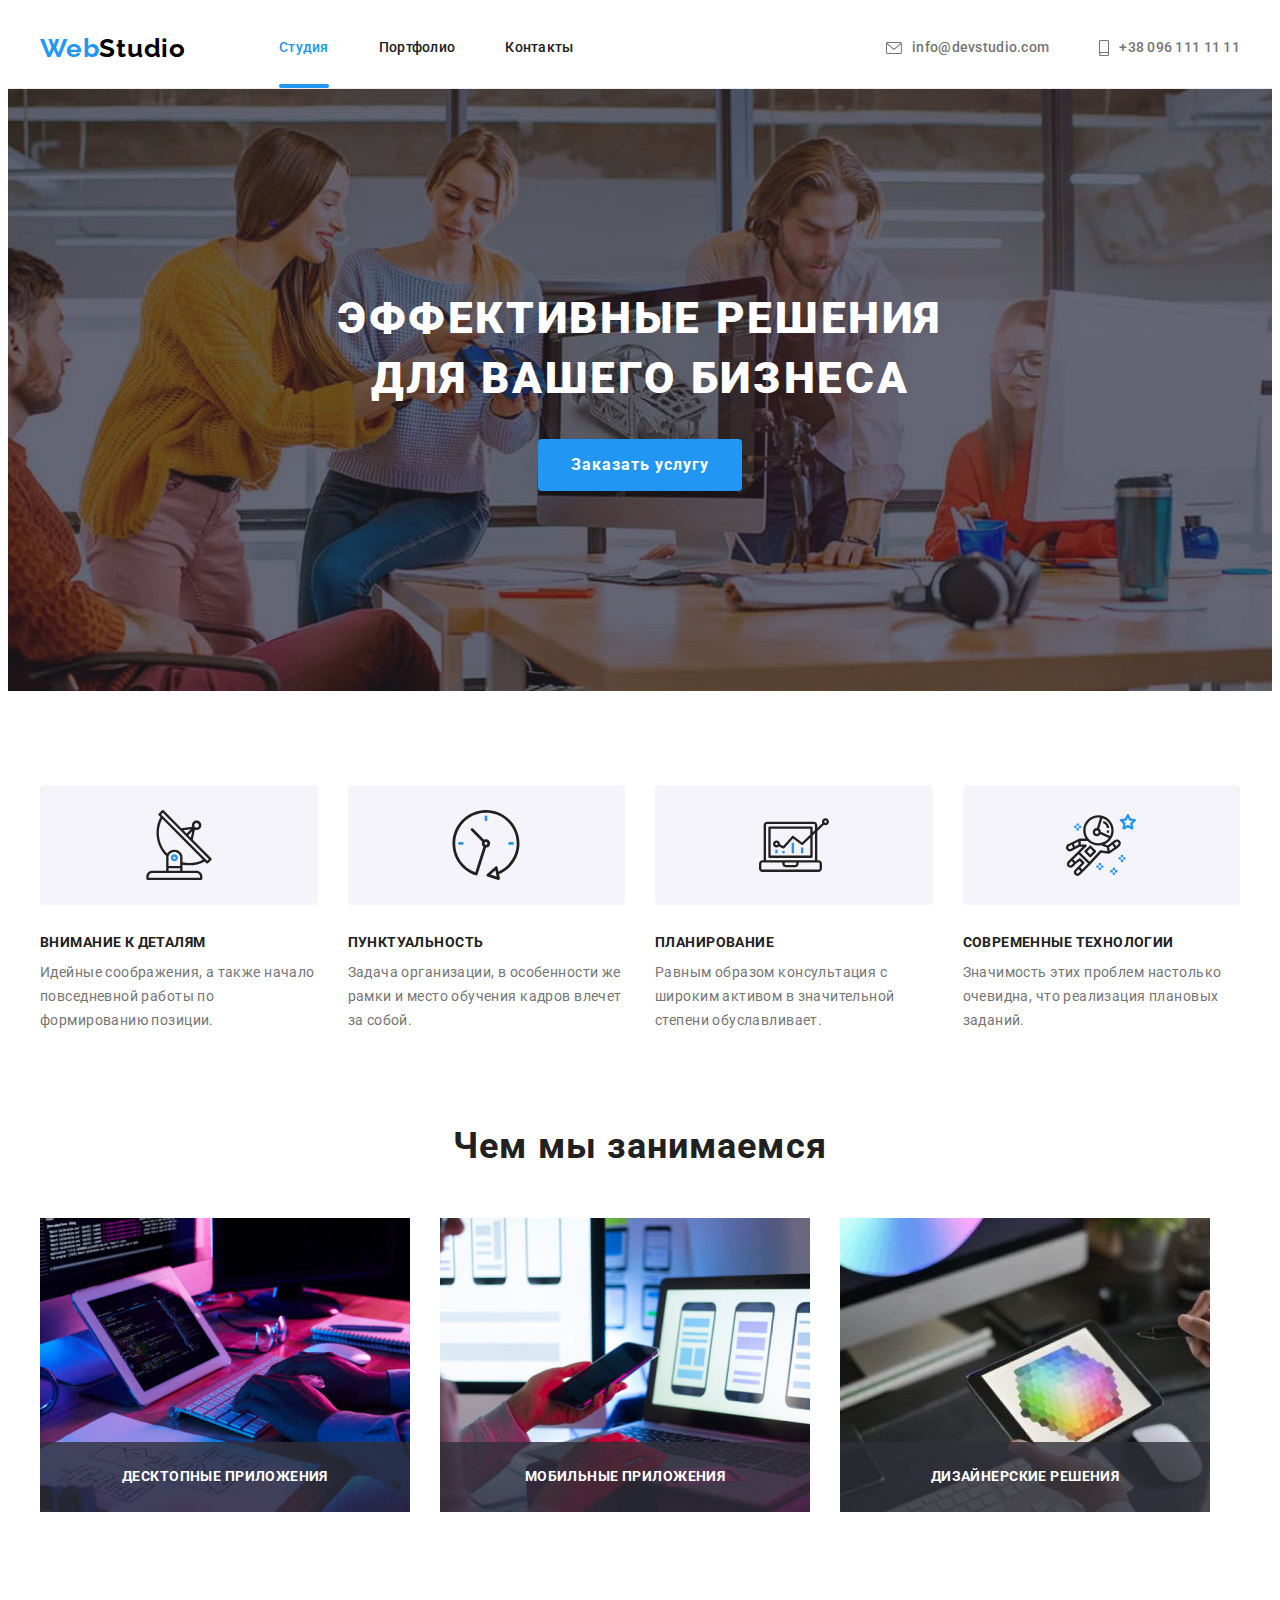
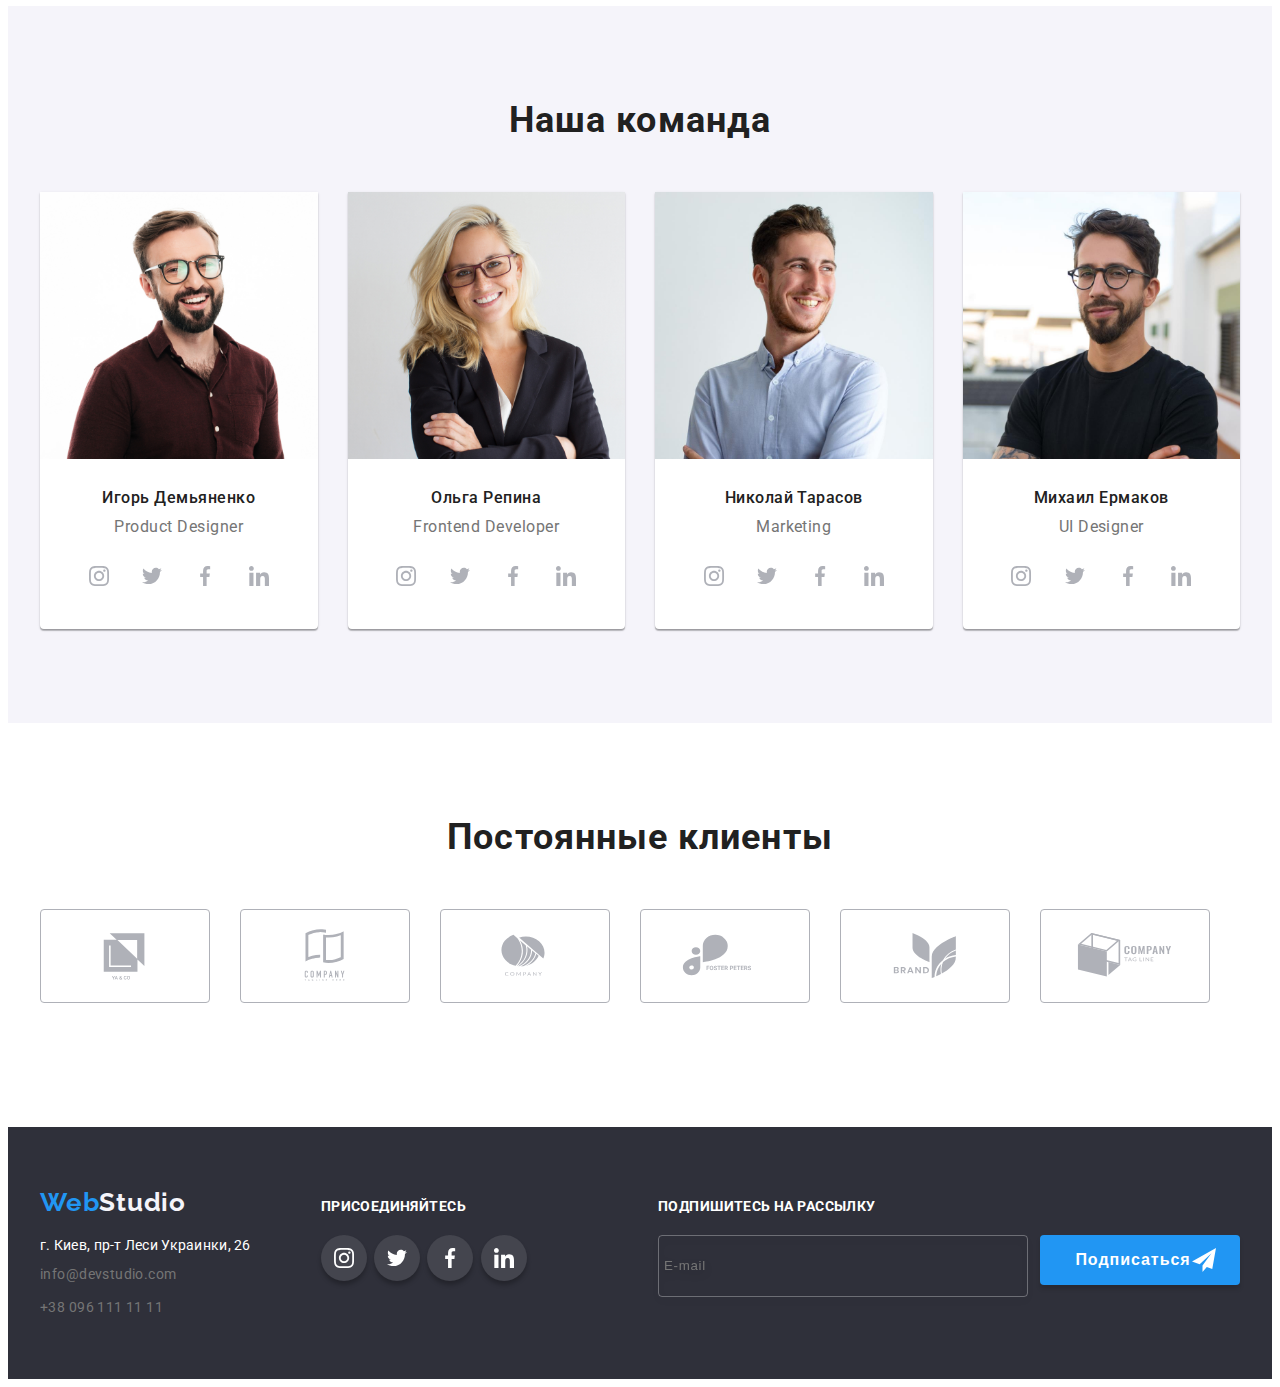
<file: index.html>
<!DOCTYPE html>
<html lang="ru">
<head>
    <meta charset="UTF-8">
    <meta http-equiv="X-UA-Compatible" content="IE=edge">
    <meta name="viewport" content="width=device-width, initial-scale=1.0">
    <title>WebStudio</title>
    <link rel="preconnect" href="https://fonts.googleapis.com">
    <link rel="preconnect" href="https://fonts.gstatic.com" crossorigin>
    <link href="https://fonts.googleapis.com/css2?family=Raleway:wght@700&family=Roboto:wght@400;500;700;900&display=swap"
        rel="stylesheet">
    <link rel="stylesheet" href="https://cdnjs.cloudflare.com/ajax/libs/modern-normalize/1.1.0/modern-normalize.min.css"
        integrity="sha512-wpPYUAdjBVSE4KJnH1VR1HeZfpl1ub8YT/NKx4PuQ5NmX2tKuGu6U/JRp5y+Y8XG2tV+wKQpNHVUX03MfMFn9Q=="
        crossorigin="anonymous" referrerpolicy="no-referrer" />
 
    <link rel="stylesheet" href="./css/main.min.css">
</head>
<body>
    <header  class="header">
    <div class="conteiner head">
        <nav class="main-nav">
            <a href="./index.html" class="logo"><span class="logo-studio-color">Web</span>Studio</a>
            <ul class="list navigation">
                <li><a href="./index.html" class="navigation__link current">Студия</a></li>
                <li><a href="./portfolio.html" class="navigation__link ">Портфолио</a></li>
                <li><a href="" class="navigation__link">Контакты</a></li>
            </ul>
        </nav>
        <ul class="list nav-contact">
            <li class="list"><a href="mailto:info@devstudio.com" class="nav-contact__link">
                <svg class="nav-contact__ico" width="16" height="12">
                <use href="./images/icon/symbol-defs.svg#icon-mail"></use>
                </svg>
            info@devstudio.com</a></li>
            <li class="list"><a href="tel:+380961111111" class="nav-contact__link">
                <svg class="nav-contact__ico"  width="10" height="16">
                    <use href="./images/icon/symbol-defs.svg#icon-phone"></use>
                </svg>
                +38 096 111 11 11</a></li>
        </ul>
        <button type="button" class="header-menu"> <svg width="40" height="40" class="header-menu__svg">
            <use href="./images/icon/symbol-defs.svg#icon-menu_40px"></use>
        </svg></button>
    </div>

<div class="mob-menu is-hidden">
    <button type="button" class="mob-menu__btn"> <svg width="40" height="40" class="mob-menu__svg">
        <use href="./images/icon/symbol-defs.svg#icon-close_40px"></use>
    </svg></button>
    <div class="conteiner">
      
      <div class="mob__top">
        <ul class="list mob-nav">
            <li><a href="./index.html" class="mob-nav__link mob-current">Студия</a></li>
            <li><a href="./portfolio.html" class="mob-nav__link ">Портфолио</a></li>
            <li><a href="" class="mob-nav__link">Контакты</a></li>
        </ul>
      </div>
        
           <div class="mob__bottom">
            <ul class="list mob-nav-contact">
                <li class="list"><a href="tel:+380961111111" class="mob-nav-contact__link mob-current">
                  
                    +38 096 111 11 11</a></li>
                <li class="list"><a href="mailto:info@devstudio.com" class="mob-nav-contact__link">
                    
                info@devstudio.com</a></li>
                
            </ul>
            <ul class="list mob-sm">
                <li><a href="" class="mob-sm-link">Instagram</a></li>
                <li><a href="" class="mob-sm-link">Twitter</a></li>
                <li><a href="" class="mob-sm-link">Facebook</a></li>
                <li><a href="" class="mob-sm-link">LinkedIn</a></li>
            </ul>
           </div>
        
    </div>
  </div>
    </header>
    <main>
        <section class="hero">
            <div class="conteiner">
                <h1 class="hero__text">Эффективные решения для вашего бизнеса</h1>
                <button type="button" class="hero__button" data-modal-open>Заказать услугу</button>
            </div>
        </section> 
        <section class="down-section">
           <div class="conteiner">
                <h2 class="visually-hidden">Мы такие</h2>
                <ul class="feature-list list">
                    <li class="feature-list__item">
                        <div class="feature-list__ico">
                            <svg width="70" height="70">
                                <use href="./images/icon/symbol-defs.svg#icon-antenna"></use>
                            </svg>
                        </div>
                        <h3 class="feature-list__title">ВНИМАНИЕ К ДЕТАЛЯМ</h3>
                        <p class="feature-list__paragraf">Идейные соображения, а также начало повседневной работы по формированию позиции.
                        </p>
                    </li>
                    <li class="feature-list__item">
                        <div class="feature-list__ico">
                            <svg width="70" height="70">
                                <use href="./images/icon/symbol-defs.svg#icon-clock"></use>
                            </svg>
                        </div>
                        <h3 class="feature-list__title">ПУНКТУАЛЬНОСТЬ</h3>
                        <p class="feature-list__paragraf">Задача организации, в особенности же рамки и место обучения кадров влечет за
                            собой.</p>
                    </li>
                    <li class="feature-list__item">
                        <div class="feature-list__ico">
                            <svg width="70" height="70">
                                <use href="./images/icon/symbol-defs.svg#icon-diagram"></use>
                            </svg>
                        </div>
                        <h3 class="feature-list__title">ПЛАНИРОВАНИЕ</h3>
                        <p class="feature-list__paragraf">Равным образом консультация с широким активом в значительной степени
                            обуславливает.</p>
                    </li>
                    <li class="feature-list__item">
                        <div class="feature-list__ico">
                            <svg width="70" height="70">
                                <use href="./images/icon/symbol-defs.svg#icon-astronaut"></use>
                            </svg>
                        </div>
                        <h3 class="feature-list__title">СОВРЕМЕННЫЕ ТЕХНОЛОГИИ</h3>
                        <p class="feature-list__paragraf">Значимость этих проблем настолько очевидна, что реализация плановых заданий.</p>
                    </li>
                </ul>
           </div>
        </section>
        <section class="section-project">
            <div class="conteiner">
                <h2 class="headline">Чем мы занимаемся</h2>
                <ul class="section-project-photo">
                    <li class="list">
                        <img srcset="./images/img1.jpg 1x , ./images/img1-2x.jpg 2x" src="./images/img1.jpg" alt="Проектирование" width="370">
                        <p class="project-text">Десктопные приложения</p>
                    </li>
                    <li class="list">
                        <img srcset="./images/img2.jpg 1x , ./images/img2-2x.jpg 2x" src="./images/img2.jpg" alt="Мобильная разработка" width="370">
                        <p class="project-text">Мобильные приложения</p>
                    </li>
                    <li class="list">
                        <img srcset="./images/img3.jpg 1x , ./images/img3-2x.jpg 2x" src="./images/img3.jpg" alt="Дизайн" width="370">
                        <p class="project-text">Дизайнерские решения</p>
                    </li>
                </ul>
            </div>
        </section>
       
       <section class="teem-part">
            <div class="conteiner">
                <h2 class="headline">Наша команда</h2>
                <ul class="teem">
                    <li class="list teem__item">
                        <img srcset="./images/ihor.jpg 1x, ./images/ihor2x.jpg 2x" src="./images/ihor.jpg" alt="Фото Игоря">
                                        
                     
                       <div class="teem-part-text">
                            <h3 class="teem-name">Игорь Демьяненко</h3>
                            <p class="teem-profession">Product Designer</p>
                            <ul>
                                <li class="list"><a href="" class="ico-sm"><svg width="20" height="20">
                                    <use href="./images/icon/symbol-defs.svg#icon-instagram"></use>
                                </svg></a></li>
                                <li class="list"><a href="" class="ico-sm"><svg width="20" height="20">
                                    <use href="./images/icon/symbol-defs.svg#icon-twitter"></use>
                                </svg></a></li>
                                <li class="list"><a href="" class="ico-sm"><svg width="20" height="20">
                                    <use href="./images/icon/symbol-defs.svg#icon-facebook"></use>
                                </svg></a></li>
                                <li class="list"><a href="" class="ico-sm"><svg width="20" height="20">
                                    <use href="./images/icon/symbol-defs.svg#icon-linkedi"></use>
                                </svg></a></li>
                            </ul>
                       </div>
                    </li>
                    <li class="list teem__item"> <img srcset="./images/olha.jpg 1x, ./images/olha2x.jpg 2x" src="./images/olha.jpg" alt="Фото Ольги">
                       <div class="teem-part-text">
                            <h3 class="teem-name">Ольга Репина</h3>
                            <p class="teem-profession">Frontend Developer</p>
                            <ul>
                                <li class="list"><a href="" class="ico-sm"><svg width="20" height="20">
                                            <use href="./images/icon/symbol-defs.svg#icon-instagram"></use>
                                        </svg></a></li>
                                <li class="list"><a href="" class="ico-sm"><svg width="20" height="20">
                                            <use href="./images/icon/symbol-defs.svg#icon-twitter"></use>
                                        </svg></a></li>
                                <li class="list"><a href="" class="ico-sm"><svg width="20" height="20">
                                            <use href="./images/icon/symbol-defs.svg#icon-facebook"></use>
                                        </svg></a></li>
                                <li class="list"><a href="" class="ico-sm"><svg width="20" height="20">
                                            <use href="./images/icon/symbol-defs.svg#icon-linkedi"></use>
                                        </svg></a></li>
                            </ul>
                       </div>
                    </li>
                    <li class="list teem__item"> <img srcset="./images/nik.jpg 1x, ./images/nik2x.jpg 2x" src="./images/nik.jpg" alt="Фото Николая">
                        <div class="teem-part-text">
                            <h3 class="teem-name">Николай Тарасов</h3>
                            <p class="teem-profession">Marketing</p>
                            <ul>
                                <li class="list"><a href="" class="ico-sm"><svg width="20" height="20">
                                            <use href="./images/icon/symbol-defs.svg#icon-instagram"></use>
                                        </svg></a></li>
                                <li class="list"><a href="" class="ico-sm"><svg width="20" height="20">
                                            <use href="./images/icon/symbol-defs.svg#icon-twitter"></use>
                                        </svg></a></li>
                                <li class="list"><a href="" class="ico-sm"><svg width="20" height="20">
                                            <use href="./images/icon/symbol-defs.svg#icon-facebook"></use>
                                        </svg></a></li>
                                <li class="list"><a href="" class="ico-sm"><svg width="20" height="20">
                                            <use href="./images/icon/symbol-defs.svg#icon-linkedi"></use>
                                        </svg></a></li>
                            </ul>
                        </div>
                    </li>
                    <li class="list teem__item"> <img srcset="./images/mick.jpg 1x, ./images/mikh2x.jpg 2x" src="./images/mick.jpg" alt="Фото Михаила">
                       <div class="teem-part-text">
                            <h3 class="teem-name">Михаил Ермаков</h3>
                            <p class="teem-profession">UI Designer</p>
                            <ul>
                                <li class="list"><a href="" class="ico-sm"><svg width="20" height="20">
                                            <use href="./images/icon/symbol-defs.svg#icon-instagram"></use>
                                        </svg></a></li>
                                <li class="list"><a href="" class="ico-sm"><svg width="20" height="20">
                                            <use href="./images/icon/symbol-defs.svg#icon-twitter"></use>
                                        </svg></a></li>
                                <li class="list"><a href="" class="ico-sm"><svg width="20" height="20">
                                            <use href="./images/icon/symbol-defs.svg#icon-facebook"></use>
                                        </svg></a></li>
                                <li class="list"><a href="" class="ico-sm"><svg width="20" height="20">
                                            <use href="./images/icon/symbol-defs.svg#icon-linkedi"></use>
                                        </svg></a></li>
                            </ul>
                       </div>
                    </li>
                </ul>
            </div>
        </section>
         <section class="regular-client">
            <div class="conteiner">
                <h2 class="headline">Постоянные клиенты</h2>
                <ul>
                    <li class="list regular-client__item">
                    <a href="" class="regular-client__link">
                        <svg width="106" height="60" class="regular-client__ico">
                            <use href="./images/icon/symbol-defs.svg#icon-Logo0"></use>
                        </svg>
                    </a>
                    </li>
                    <li class="list regular-client__item">
                     <a href="" class="regular-client__link">
                        <svg width="106" height="60" class="regular-client__ico">
                            <use href="./images/icon/symbol-defs.svg#icon-Logo-1"></use>
                        </svg>
                     </a>
                    </li>
                    <li class="list regular-client__item">
                        <a href="" class="regular-client__link">
                            <svg width="106" height="60" class="regular-client__ico">
                                <use href="./images/icon/symbol-defs.svg#icon-Logo-2"></use>
                            </svg>
                        </a>
                    </li>
                    <li class="list regular-client__item">
                        <a href="" class="regular-client__link">
                            <svg width="106" height="60" class="regular-client__ico">
                                <use href="./images/icon/symbol-defs.svg#icon-Logo-3"></use>
                            </svg>
                        </a>
                    </li>
                    <li class="list regular-client__item">
                        <a href="" class="regular-client__link">
                        <svg width="106" height="60" class="regular-client__ico">
                            <use href="./images/icon/symbol-defs.svg#icon-Logo-4"></use>
                        </svg>
                    </a>
                    </li>
                    <li class="list regular-client__item">
                        <a href="" class="regular-client__link">
                            <svg width="106" height="60" class="regular-client__ico">
                                <use href="./images/icon/symbol-defs.svg#icon-Logo-5"></use>
                            </svg>
                        </a>
                    </li>
                </ul>
            </div>
        </section>
    </main>
    <footer class="footer">
      <div class="conteiner">
       <div class="footer-top">
          <div class="footer-nav">
            <a href="./index.html" class="logo-footer"><span class="logo-studio-color">Web</span>Studio</a>
            <address class="adress-footer">
                <ul>
                    <li class="list">
                        <p>г. Киев, пр-т Леси Украинки, 26</p>
                    </li>
                    <li class="list"><a href="mailto:info@devstudio.com" class="footer-navigation">info@devstudio.com</a></li>
                    <li class="list"><a href="tel:+380961111111" class="footer-navigation">+38 096 111 11 11</a></li>
                </ul>
            </address>
          </div>
      
        
             <div class="footer-link">
              <p class="footer-link-text">присоединяйтесь</p>
                 <ul>
                 <li class="list"><a href="" class="ico-sm-footer"><svg width="20" height="20">
                    <use href="./images/icon/symbol-defs.svg#icon-instagram"></use>
                </svg></a></li>
                <li class="list"><a href="" class="ico-sm-footer"><svg width="20" height="20">
                    <use href="./images/icon/symbol-defs.svg#icon-twitter"></use>
                </svg></a></li>
                <li class="list" ><a href="" class="ico-sm-footer"><svg width="20" height="20">
                    <use href="./images/icon/symbol-defs.svg#icon-facebook"></use>
                </svg></a></li>
                <li class="list" ><a href="" class="ico-sm-footer"><svg width="20" height="20">
                    <use href="./images/icon/symbol-defs.svg#icon-linkedi"></use>
                </svg></a></li>
            </ul>
             </div> 
        </div>
        <div class="subscribe">
            <p class="footer-link-text">Подпишитесь на рассылку</p>
            
            <form class="footer-button-wrap">
                <input type="email" name="footer-input" id="footer-input" placeholder="E-mail" class="footer-input">
                <button type="submit" class="footer-button">Подписаться
                <svg width="24" height="24" class="footer-input-svg">
                    <use href="./images/icon/symbol-defs.svg#iconsend"></use>
                </svg>
               </button>
            </form>
        </div>
      </div>
    </footer>

    <div class="backdrop is-hidden" data-modal>
        <div class="modal">
         <button type="button" class="close-modal"><svg width="18" height="18" data-modal-close>
            <use href="./images/icon/symbol-defs.svg#icon-close"></use>
        </svg></button> 
        <p class="modal-title">Оставьте свои данные, мы вам перезвоним</p>
       <form>          
            <label class="modal-description" for="user-name">Имя</label>                    
                <div class="modal-input-wrap" >
                    <input type="text" name="user-name" class="modal-input" id="user-name" />
                    <svg width="18" height="18" class="modal-svg">
                        <use href="./images/icon/symbol-defs.svg#icon-person-modal"></use>
                    </svg>
                </div>
         
                   <label class="modal-description" for="user-tell">Телефон</label>
                    <div class="modal-input-wrap">
                        <input type="tel" name="user-tell" class="modal-input" id="user-tell"/>
                        <svg width="18" height="18" class="modal-svg">
                            <use href="./images/icon/symbol-defs.svg#icon-phone-modal"></use>
                        </svg>
                    </div>
           
                    <label class="modal-description" for="user-email">Почта</label>                    
                    <div class="modal-input-wrap">
                        <input type="email" name="user-email" id="user-email" class="modal-input" />
                        <svg width="18" height="18" class="modal-svg">
                            <use href="./images/icon/symbol-defs.svg#icon-email-modal"></use>
                        </svg>
                    </div>
                     
                    <div class="modal-label-last">
                        <label class="modal-description">
                            Комментарий
                            <textarea class="modal-input" placeholder="Введите текст"></textarea>
                        </label>
                    </div>              
             
                <div class="modal-area-chb">
                    <input type="checkbox" name="politick" id="modal-chb-text" class="input-check visually-hidden">
                    <label class="check-text" for="modal-chb-text">Соглашаюсь с рассылкой и принимаю <a href=""
                            class="modal-link-to"> Условия договора</a></label>
                </div>
            
            <button type="submit" class="modal-button">Отправить</button>
            
       </form>
        </div>
    </div>
    <script src="./js/menu.js"></script>
    <script src="./js/modal.js"></script>
</body>
</html>
</file>
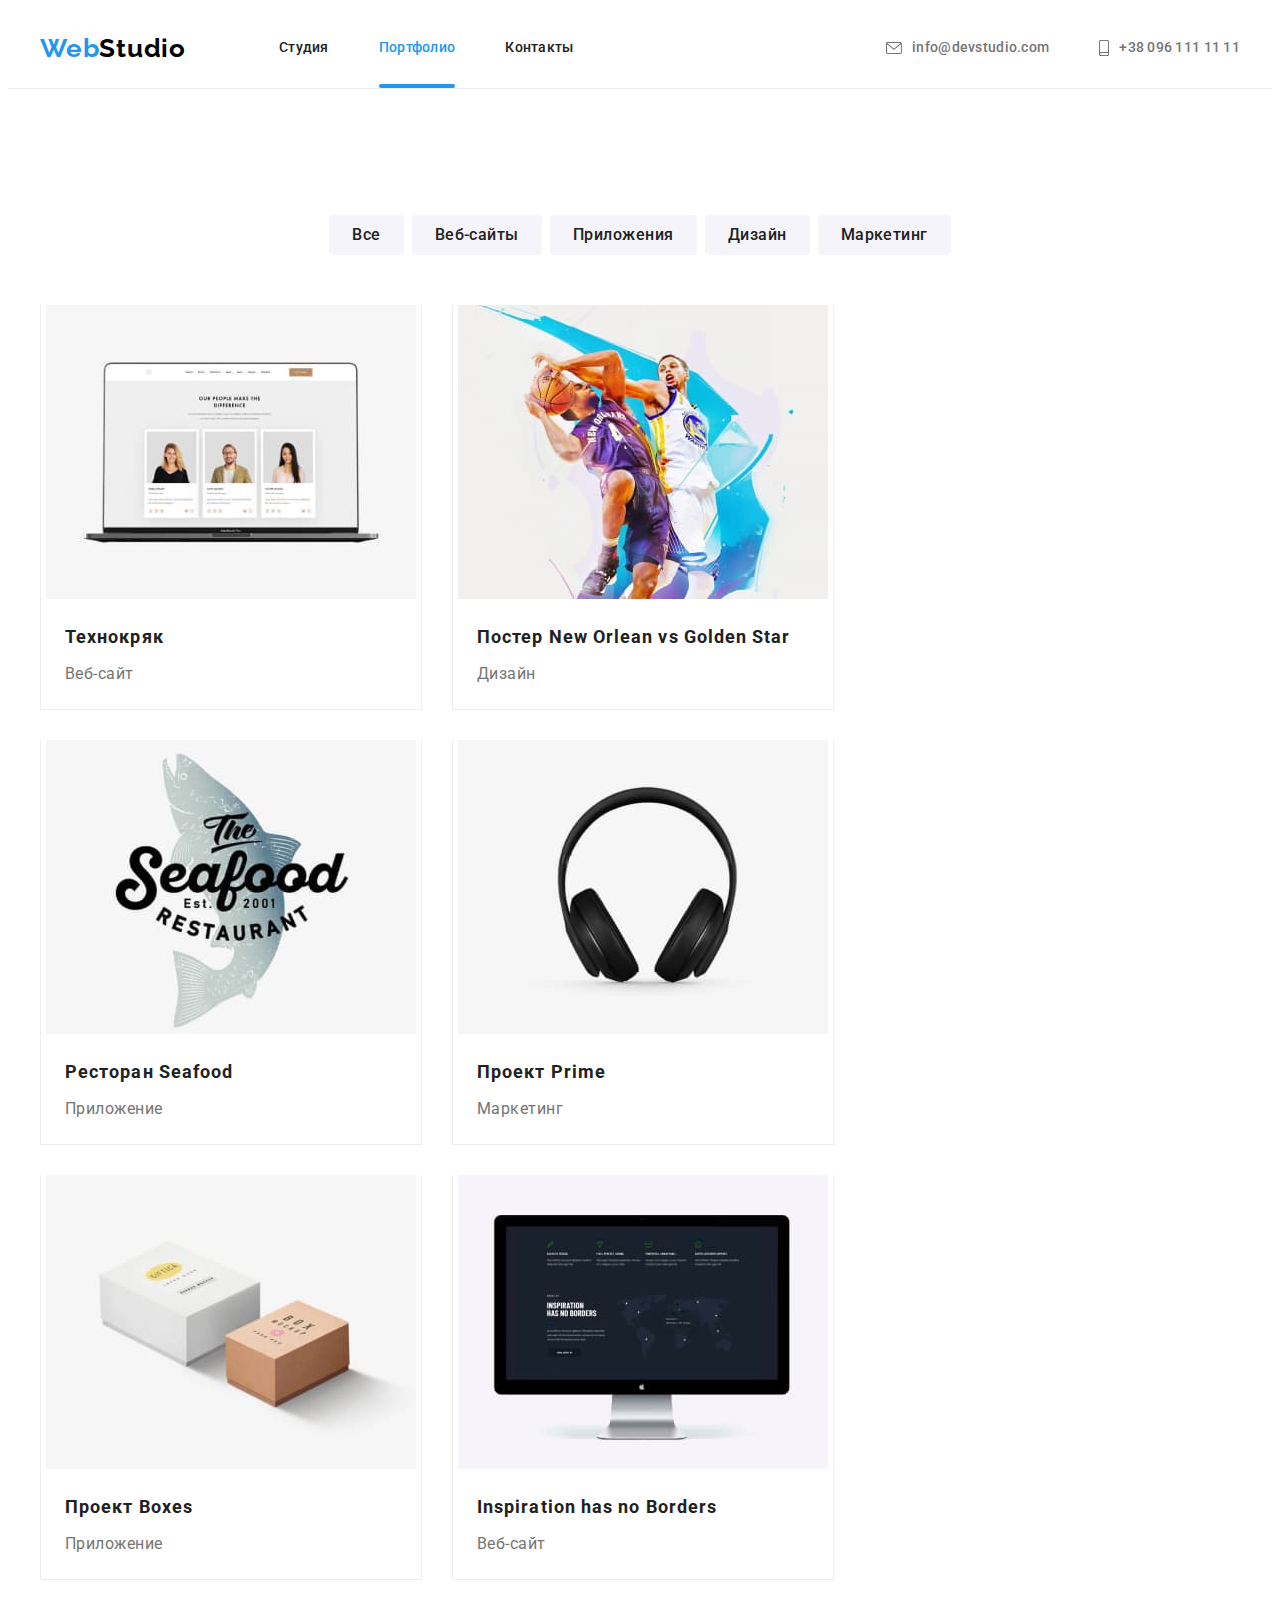
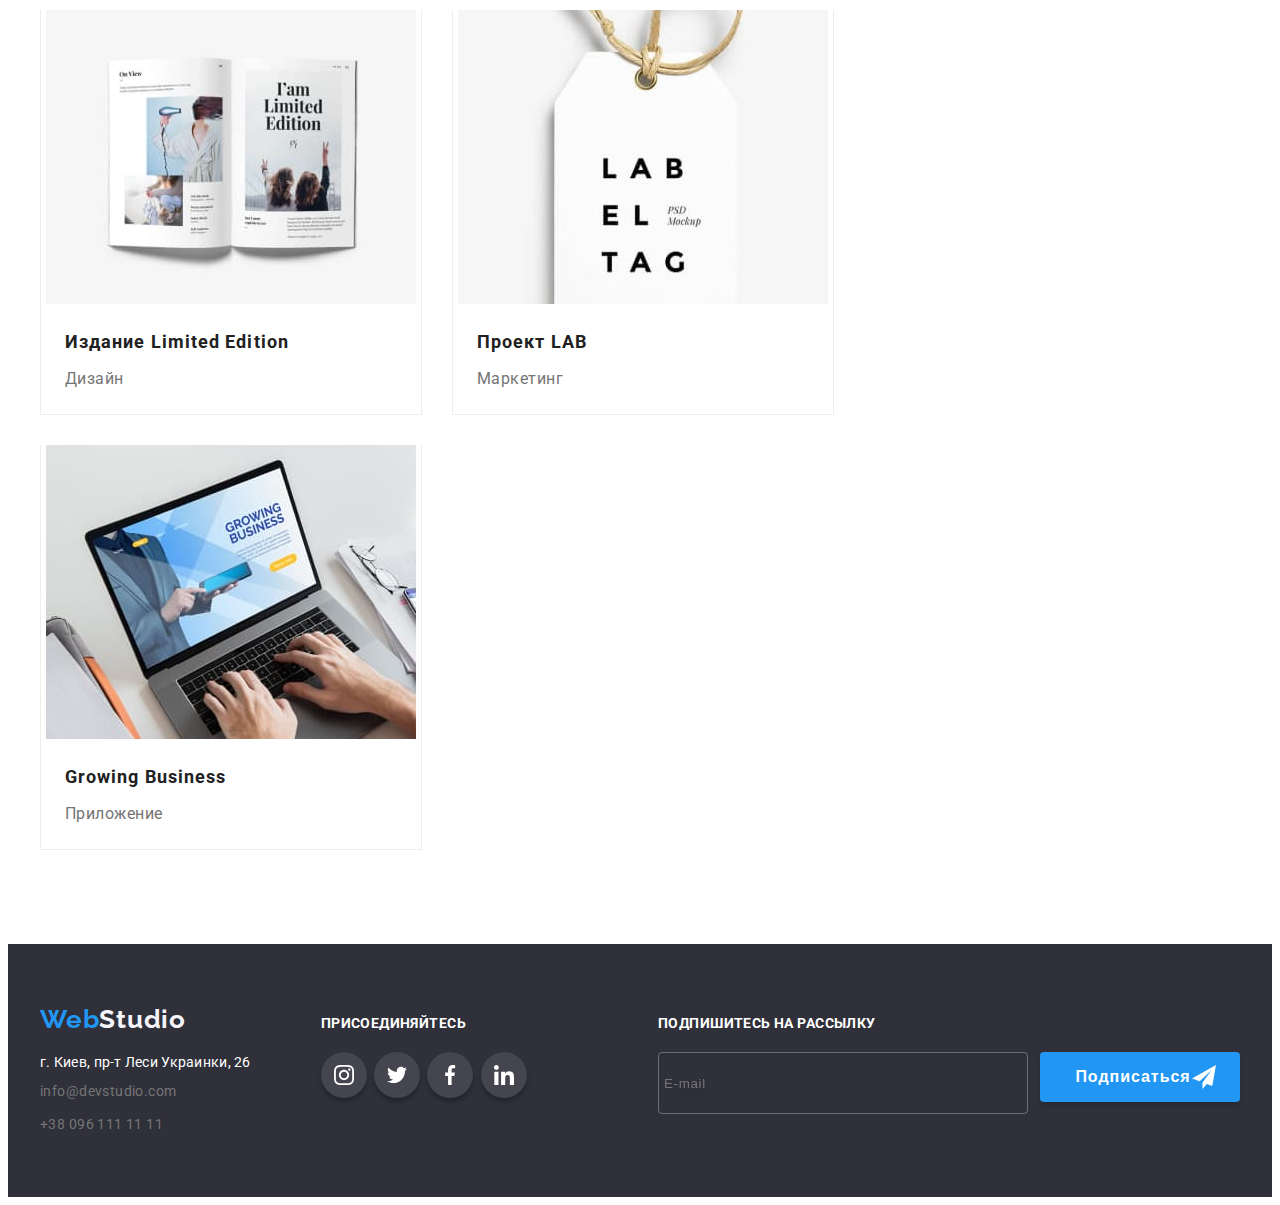
<file: portfolio.html>
<!DOCTYPE html>
<html lang="ru">
<head>
    <meta charset="UTF-8">
    <meta http-equiv="X-UA-Compatible" content="IE=edge">
    <meta name="viewport" content="width=device-width, initial-scale=1.0">
    <title>WebStudio</title>
    <link rel="preconnect" href="https://fonts.googleapis.com">
    <link rel="preconnect" href="https://fonts.gstatic.com" crossorigin>
    <link href="https://fonts.googleapis.com/css2?family=Raleway:wght@700&family=Roboto:wght@400;500;700;900&display=swap"
        rel="stylesheet">
        <link rel="stylesheet" href="https://cdnjs.cloudflare.com/ajax/libs/modern-normalize/1.1.0/modern-normalize.min.css"
            integrity="sha512-wpPYUAdjBVSE4KJnH1VR1HeZfpl1ub8YT/NKx4PuQ5NmX2tKuGu6U/JRp5y+Y8XG2tV+wKQpNHVUX03MfMFn9Q=="
            crossorigin="anonymous" referrerpolicy="no-referrer" />

    <link rel="stylesheet" href="./css/main.min.css">
</head>
<body>
    <header  class="header">
        <div class="conteiner head">
            <nav class="main-nav">
                <a href="./index.html" class="logo"><span class="logo-studio-color">Web</span>Studio</a>
                <ul class="list navigation">
                    <li><a href="./index.html" class="navigation__link ">Студия</a></li>
                    <li><a href="./portfolio.html" class="navigation__link current">Портфолио</a></li>
                    <li><a href="" class="navigation__link">Контакты</a></li>
                </ul>
            </nav>
            <ul class="list nav-contact">
                <li class="list"><a href="mailto:info@devstudio.com" class="nav-contact__link">
                    <svg class="nav-contact__ico" width="16" height="12">
                    <use href="./images/icon/symbol-defs.svg#icon-mail"></use>
                    </svg>
                info@devstudio.com</a></li>
                <li class="list"><a href="tel:+380961111111" class="nav-contact__link">
                    <svg class="nav-contact__ico"  width="10" height="16">
                        <use href="./images/icon/symbol-defs.svg#icon-phone"></use>
                    </svg>
                    +38 096 111 11 11</a></li>
            </ul>
            <button type="button" class="header-menu"> <svg width="40" height="40" class="header-menu__svg">
                <use href="./images/icon/symbol-defs.svg#icon-menu_40px"></use>
            </svg></button>
        </div>
    
    <div class="mob-menu is-hidden">
        <button type="button" class="mob-menu__btn"> <svg width="40" height="40" class="mob-menu__svg">
            <use href="./images/icon/symbol-defs.svg#icon-close_40px"></use>
        </svg></button>
        <div class="conteiner">
           
            <ul class="list mob-nav">
                <li><a href="./index.html" class="mob-nav__link">Студия</a></li>
                <li><a href="./portfolio.html" class="mob-nav__link mob-current">Портфолио</a></li>
                <li><a href="" class="mob-nav__link">Контакты</a></li>
            </ul>
            <div>
                <ul class="list mob-nav-contact">
                    <li class="list"><a href="tel:+380961111111" class="mob-nav-contact__link mob-current">
                      
                        +38 096 111 11 11</a></li>
                    <li class="list"><a href="mailto:info@devstudio.com" class="mob-nav-contact__link">
                        
                    info@devstudio.com</a></li>
                    
                </ul>
                <ul class="list mob-sm">
                    <li><a href="" class="mob-sm-link">Instagram</a></li>
                    <li><a href="" class="mob-sm-link">Twitter</a></li>
                    <li><a href="" class="mob-sm-link">Facebook</a></li>
                    <li><a href="" class="mob-sm-link">LinkedIn</a></li>
                </ul>
            </div>
        </div>
      </div>
        </header>
    <main>
        <section class="portfolio-section">
           <div class="conteiner">
                <h1 class="hiden-text">Портфолио</h1>
               
                    <ul class="portfolio-button">
                    <li class="list"><button type="button" class="button-portfolio">Все</button></li>
                    <li class="list"><button type="button" class="button-portfolio">Веб-сайты</button></li>
                    <li class="list"><button type="button" class="button-portfolio">Приложения</button></li>
                    <li class="list"><button type="button" class="button-portfolio">Дизайн</button></li>
                    <li class="list"><button type="button" class="button-portfolio">Маркетинг</button></li>
                </ul>
               
                <ul class="portfolio-item">
                    <li class="list portfolio-item-li">
                        <a href="https://www.instagram.com/" class="text-decoratio-none">
                            <div class="wrap-text-portfolio">
                                <picture>
                                    <source
                                      srcset="./images/portfolio/portfolio-desktop-1x.jpg 1x, ./images/portfolio/portfolio-desktop-2x.jpg 2x"
                                      media="(min-width:1200px)"
                                    />
                                    <source
                                      srcset="./images/portfolio/portfolio-tablet-1x.jpg 1x, ./images/portfolio/portfolio-tablet-2x.jpg 2x "
                                      media="(min-width:768px)"
                                    />
                                    <source
                                      srcset="./images/portfolio/portfolio-mob-1x.jpg 1x, ./images/portfolio/portfolio-mob-2x.jpg 2x"
                                      media="(min-width:320px)"
                                    />
                                    <img
                                      src="./images/portfolio/img.jpg"
                                      alt=""
                                    />
                                  </picture>
                             
                                <p class="text-top">Ресурс предлагает комплексные предложения с разным уровнем функционала и сервисов. Все это
                                    позволит посетителю получить
                                    исчерпывающие сведения о компании или частном лице.</p>
                            </div>
                            <div class="portfolio-item-text">
                                <h2 class="carts-title">Технокряк</h2>
                                <p class="carts-description">Веб-сайт</p>
                            </div>
                        </a>
                    </li>
                    <li class="list portfolio-item-li">
                        <a href="" class="text-decoratio-none">
                                <div class="wrap-text-portfolio">
                                    <picture>
                                        <source
                                          srcset="./images/portfolio/portfolio-desktop-1x-1.jpg 1x, ./images/portfolio/portfolio-desktop-2x-1.jpg 2x"
                                          media="(min-width:1200px)"
                                        />
                                        <source
                                          srcset="./images/portfolio/portfolio-tablet-1x-1.jpg 1x, ./images/portfolio/portfolio-tablet-2x-1.jpg 2x "
                                          media="(min-width:768px)"
                                        />
                                        <source
                                          srcset="./images/portfolio/portfolio-mob-1x-1.jpg 1x, ./images/portfolio/portfolio-mob-2x-1.jpg 2x"
                                          media="(min-width:320px)"
                                        />
                                        <img
                                          src="./images/portfolio/img-1.jpg"
                                          alt=""
                                        />
                                      </picture>
                                    <p class="text-top">Ресурс предлагает комплексные предложения с разным уровнем функционала и сервисов. Все это
                                        позволит посетителю получить
                                        исчерпывающие сведения о компании или частном лице.</p>
                                </div>
                            
                            <div class="portfolio-item-text">
                                <h2 class="carts-title">Постер New Orlean vs Golden Star</h2>
                                <p class="carts-description">Дизайн</p>
                            </div>
                        </a>
                    </li>
                    <li class="list portfolio-item-li">
                        <a href="" class="text-decoratio-none">
                            <div class="wrap-text-portfolio">
                                <picture>
                                    <source
                                      srcset="./images/portfolio/portfolio-desktop-1x-2.jpg 1x, ./images/portfolio/portfolio-desktop-2x-2.jpg 2x"
                                      media="(min-width:1200px)"
                                    />
                                    <source
                                      srcset="./images/portfolio/portfolio-tablet-1x-2.jpg 1x, ./images/portfolio/portfolio-tablet-2x-2.jpg 2x "
                                      media="(min-width:768px)"
                                    />
                                    <source
                                      srcset="./images/portfolio/portfolio-mob-1x-2.jpg 1x, ./images/portfolio/portfolio-mob-2x-2.jpg 2x"
                                      media="(min-width:320px)"
                                    />
                                    <img
                                      src="./images/portfolio/img-2.jpg"
                                      alt=""
                                    />
                                  </picture>
                                <p class="text-top">Ресурс предлагает комплексные предложения с разным уровнем функционала и сервисов. Все это
                                    позволит посетителю получить
                                    исчерпывающие сведения о компании или частном лице.</p>
                            </div>
                            
                            <div class="portfolio-item-text">
                                <h2 class="carts-title">Ресторан Seafood</h2>
                                <p class="carts-description">Приложение</p>
                            </div>
                        </a>
                    </li>
                    <li class="list portfolio-item-li">
                        <a href="" class="text-decoratio-none">
                            <div class="wrap-text-portfolio">
                                <picture>
                                    <source
                                      srcset="./images/portfolio/portfolio-desktop-1x-3.jpg 1x, ./images/portfolio/portfolio-desktop-2x-3.jpg 2x"
                                      media="(min-width:1200px)"
                                    />
                                    <source
                                      srcset="./images/portfolio/portfolio-tablet-1x-3.jpg 1x, ./images/portfolio/portfolio-tablet-2x-3.jpg 2x "
                                      media="(min-width:768px)"
                                    />
                                    <source
                                      srcset="./images/portfolio/portfolio-mob-1x-3.jpg 1x, ./images/portfolio/portfolio-mob-2x-3.jpg 2x"
                                      media="(min-width:320px)"
                                    />
                                    <img
                                      src="./images/portfolio/img-3.jpg"
                                      alt=""
                                    />
                                  </picture>
                                <p class="text-top">Ресурс предлагает комплексные предложения с разным уровнем функционала и сервисов. Все это
                                    позволит посетителю получить
                                    исчерпывающие сведения о компании или частном лице.</p>
                            </div>
                            
                            <div class="portfolio-item-text">
                                <h2 class="carts-title">Проект Prime</h2>
                                <p class="carts-description">Маркетинг</p>
                            </div>
                            
                        </a>
                    </li>
                    <li class="list portfolio-item-li">
                        <a href="" class="text-decoratio-none">
                            <div class="wrap-text-portfolio">
                                <picture>
                                    <source
                                      srcset="./images/portfolio/portfolio-desktop-1x-4.jpg 1x, ./images/portfolio/portfolio-desktop-2x-4.jpg 2x"
                                      media="(min-width:1200px)"
                                    />
                                    <source
                                      srcset="./images/portfolio/portfolio-tablet-1x-4.jpg 1x, ./images/portfolio/portfolio-tablet-2x-4.jpg 2x "
                                      media="(min-width:768px)"
                                    />
                                    <source
                                      srcset="./images/portfolio/portfolio-mob-1x-4.jpg 1x, ./images/portfolio/portfolio-mob-2x-4.jpg 2x"
                                      media="(min-width:320px)"
                                    />
                                    <img
                                      src="./images/portfolio/img-4.jpg"
                                      alt=""
                                    />
                                  </picture>
                                <p class="text-top">Ресурс предлагает комплексные предложения с разным уровнем функционала и сервисов. Все это
                                    позволит посетителю получить
                                    исчерпывающие сведения о компании или частном лице.</p>
                            </div>
                            
                            <div class="portfolio-item-text">
                                <h2 class="carts-title">Проект Boxes</h2>
                                <p class="carts-description">Приложение</p>
                            </div>
                         
                        </a>
                    </li>
                    <li class="list portfolio-item-li">
                        <a href="" class="text-decoratio-none">
                            <div class="wrap-text-portfolio">
                                <picture>
                                    <source
                                      srcset="./images/portfolio/portfolio-desktop-1x-5.jpg 1x, ./images/portfolio/portfolio-desktop-2x-5.jpg 2x"
                                      media="(min-width:1200px)"
                                    />
                                    <source
                                      srcset="./images/portfolio/portfolio-tablet-1x-5.jpg 1x, ./images/portfolio/portfolio-tablet-2x-5.jpg 2x "
                                      media="(min-width:768px)"
                                    />
                                    <source
                                      srcset="./images/portfolio/portfolio-mob-1x-5.jpg 1x, ./images/portfolio/portfolio-mob-2x-5.jpg 2x"
                                      media="(min-width:320px)"
                                    />
                                    <img
                                      src="./images/portfolio/img-5.jpg"
                                      alt=""
                                    />
                                  </picture>
                                <p class="text-top">Ресурс предлагает комплексные предложения с разным уровнем функционала и сервисов. Все это
                                    позволит посетителю получить
                                    исчерпывающие сведения о компании или частном лице.</p>
                            </div>
                            
                            <div class="portfolio-item-text">
                                    <h2 class="carts-title">Inspiration has no Borders</h2>
                                    <p class="carts-description">Веб-сайт</p>
                            </div>
                       
                        </a>
                    </li>
                    <li class="list portfolio-item-li">
                        <a href="" class="text-decoratio-none">
                            <div class="wrap-text-portfolio">
                                <picture>
                                    <source
                                      srcset="./images/portfolio/portfolio-desktop-1x-6.jpg 1x, ./images/portfolio/portfolio-desktop-2x-6.jpg 2x"
                                      media="(min-width:1200px)"
                                    />
                                    <source
                                      srcset="./images/portfolio/portfolio-tablet-1x-6.jpg 1x, ./images/portfolio/portfolio-tablet-2x-6.jpg 2x "
                                      media="(min-width:768px)"
                                    />
                                    <source
                                      srcset="./images/portfolio/portfolio-mob-1x-6.jpg 1x, ./images/portfolio/portfolio-mob-2x-6.jpg 2x"
                                      media="(min-width:320px)"
                                    />
                                    <img
                                      src="./images/portfolio/img-6.jpg"
                                      alt=""
                                    />
                                  </picture>
                                <p class="text-top">Ресурс предлагает комплексные предложения с разным уровнем функционала и сервисов. Все это
                                    позволит посетителю получить
                                    исчерпывающие сведения о компании или частном лице.</p>
                            </div>
                            
                            <div class="portfolio-item-text">
                                <h2 class="carts-title">Издание Limited Edition</h2>
                                <p class="carts-description">Дизайн</p>
                            </div>
                            
                        </a>
                    </li>
                    <li class="list portfolio-item-li">
                        <a href="" class="text-decoratio-none">
                            <div class="wrap-text-portfolio">
                                <picture>
                                    <source
                                      srcset="./images/portfolio/portfolio-desktop-1x-7.jpg 1x, ./images/portfolio/portfolio-desktop-2x-7.jpg 2x"
                                      media="(min-width:1200px)"
                                    />
                                    <source
                                      srcset="./images/portfolio/portfolio-tablet-1x-7.jpg 1x, ./images/portfolio/portfolio-tablet-2x-7.jpg 2x "
                                      media="(min-width:768px)"
                                    />
                                    <source
                                      srcset="./images/portfolio/portfolio-mob-1x-7.jpg 1x, ./images/portfolio/portfolio-mob-2x-7.jpg 2x"
                                      media="(min-width:320px)"
                                    />
                                    <img
                                      src="./images/portfolio/img-7.jpg"
                                      alt=""
                                    />
                                  </picture>
                                <p class="text-top">Ресурс предлагает комплексные предложения с разным уровнем функционала и сервисов. Все это
                                    позволит посетителю получить
                                    исчерпывающие сведения о компании или частном лице.</p>
                            </div>
                            
                            <div class="portfolio-item-text">
                                <h2 class="carts-title">Проект LAB</h2>
                                <p class="carts-description">Маркетинг</p>
                            </div>
                          
                        </a>
                    </li>
                    <li class="list portfolio-item-li">
                        <a href="" class="text-decoratio-none">
                            <div class="wrap-text-portfolio">
                                <picture>
                                    <source
                                      srcset="./images/portfolio/portfolio-desktop-1x-8.jpg 1x, ./images/portfolio/portfolio-desktop-2x-8.jpg 2x"
                                      media="(min-width:1200px)"
                                    />
                                    <source
                                      srcset="./images/portfolio/portfolio-tablet-1x-8.jpg 1x, ./images/portfolio/portfolio-tablet-2x-8.jpg 2x "
                                      media="(min-width:768px)"
                                    />
                                    <source
                                      srcset="./images/portfolio/portfolio-mob-1x-8.jpg 1x, ./images/portfolio/portfolio-mob-2x-8.jpg 2x"
                                      media="(min-width:320px)"
                                    />
                                    <img
                                      src="./images/portfolio/img-8.jpg"
                                      alt=""
                                    />
                                  </picture>
                                <p class="text-top">Ресурс предлагает комплексные предложения с разным уровнем функционала и сервисов. Все это
                                    позволит посетителю получить
                                    исчерпывающие сведения о компании или частном лице.</p>
                            </div>
                            
                            <div class="portfolio-item-text">
                                <h2 class="carts-title">Growing Business</h2>
                                <p class="carts-description">Приложение</p>
                            </div>
                           
                        </a>
                    </li>
                    
                </ul>
           </div>
        </section>
    </main>
    <footer class="footer">
        <div class="conteiner">
         <div class="footer-top">
            <div class="footer-nav">
              <a href="./index.html" class="logo-footer"><span class="logo-studio-color">Web</span>Studio</a>
              <address class="adress-footer">
                  <ul>
                      <li class="list">
                          <p>г. Киев, пр-т Леси Украинки, 26</p>
                      </li>
                      <li class="list"><a href="mailto:info@devstudio.com" class="footer-navigation">info@devstudio.com</a></li>
                      <li class="list"><a href="tel:+380961111111" class="footer-navigation">+38 096 111 11 11</a></li>
                  </ul>
              </address>
            </div>
        
          
               <div class="footer-link">
                <p class="footer-link-text">присоединяйтесь</p>
                   <ul>
                   <li class="list"><a href="" class="ico-sm-footer"><svg width="20" height="20">
                      <use href="./images/icon/symbol-defs.svg#icon-instagram"></use>
                  </svg></a></li>
                  <li class="list"><a href="" class="ico-sm-footer"><svg width="20" height="20">
                      <use href="./images/icon/symbol-defs.svg#icon-twitter"></use>
                  </svg></a></li>
                  <li class="list" ><a href="" class="ico-sm-footer"><svg width="20" height="20">
                      <use href="./images/icon/symbol-defs.svg#icon-facebook"></use>
                  </svg></a></li>
                  <li class="list" ><a href="" class="ico-sm-footer"><svg width="20" height="20">
                      <use href="./images/icon/symbol-defs.svg#icon-linkedi"></use>
                  </svg></a></li>
              </ul>
               </div> 
          </div>
          <div class="subscribe">
              <p class="footer-link-text">Подпишитесь на рассылку</p>
              
              <form class="footer-button-wrap">
                  <input type="email" name="footer-input" id="footer-input" placeholder="E-mail" class="footer-input">
                  <button type="submit" class="footer-button">Подписаться
                  <svg width="24" height="24" class="footer-input-svg">
                      <use href="./images/icon/symbol-defs.svg#iconsend"></use>
                  </svg>
                 </button>
              </form>
          </div>
        </div>
      </footer>
<script src="./js/menu.js"></script>
<script src="./js/modal.js"></script>
</body>

</html>
</file>
<file: css/main.min.css>
h1,h2,h3,h4,h5,h6,p,ul{margin:0px;padding:0px}body{font-family:'Roboto', sans-serif;color:var(--main-text-color);background-color:var(--page-color);font-size:14px;line-height:1.14;letter-spacing:0.02em}.list{list-style-type:none;padding-left:0px}:root{--nav-black: #212121;--accent: #2196F3;--footer-bcg: #2F303A;--page-color: #ffffff;--main-text-color: #212121;--paragraf-color: #ffffff;--adress-color: #757575;--down-section: #F5F4FA;--just-blck: #000000;--border-portgolio: #eee;--border-header: #ECECEC}.visually-hidden{position:absolute;white-space:nowrap;width:1px;height:1px;overflow:hidden;border:0;padding:0;clip:rect(0 0 0 0);clip-path:inset(50%);margin:-1px}.conteiner{margin-left:auto;margin-right:auto;width:100%;padding:0 15px 0 15px}@media screen and (min-width: 480px){.conteiner{max-width:480px}}@media screen and (min-width: 768px){.conteiner{max-width:768px}}@media screen and (min-width: 1200px){.conteiner{max-width:1200px}}.logo{display:inline;font-family:'Raleway', sans-serif;font-weight:700;font-size:26px;line-height:1.19;letter-spacing:0.03em;color:var(--just-blck);text-decoration:none}.logo-studio-color{color:var(--accent)}.backdrop{position:fixed;transition:opacity 250ms, visibility 250ms;top:0;background-color:rgba(0,0,0,0.2);width:100%;height:100%;display:flex;align-items:center;justify-content:center}.hero__button{color:var(--paragraf-color);background-color:var(--accent);font-family:'Roboto', sans-serif;font-weight:700;font-size:16px;line-height:1.88;cursor:pointer;letter-spacing:0.06em;padding:10px 32px;border:1px solid transparent;border-radius:4px;min-width:200px;transition:color 250ms cubic-bezier(0.4, 0, 0.2, 1),background-color 250ms cubic-bezier(0.4, 0, 0.2, 1)}.hero__button:hover,.hero__button:focus{background-color:var(--paragraf-color);color:var(--accent)}.headline{font-weight:700;font-size:28px;line-height:1.17;text-align:center;letter-spacing:0.03em;margin-bottom:50px}@media screen and (min-width: 1200px){.headline{font-size:36px;line-height:1.16}}.head{display:flex;align-items:center}.header{display:flex;align-items:center;border-bottom:1px solid var(--border-header)}.main-nav{display:flex;align-items:center}.navigation{margin-left:93px;display:none}@media screen and (min-width: 768px){.navigation{display:flex}}.nav-contact{display:none;margin-left:auto}@media screen and (min-width: 768px){.nav-contact{display:block}}@media screen and (min-width: 1200px){.nav-contact{display:flex;align-items:center}}.nav-contact__link{align-items:center;display:flex}@media screen and (min-width: 768px){.nav-contact__link{display:block}}.navigation__link{color:var(--nav-black);font-weight:500;display:block;text-decoration:none;padding-bottom:32px;padding-top:32px;transition:color 250ms cubic-bezier(0.4, 0, 0.2, 1)}.navigation__link:hover,.navigation__link:focus{color:var(--accent)}@media screen and (min-width: 768px){.navigation li{margin-right:50px}.navigation li:last-child{margin-right:0}}.nav-contact li{padding-bottom:10px}.nav-contact li:last-child{padding-bottom:0}@media screen and (min-width: 1200px){.nav-contact li{padding-bottom:0;margin-right:50px}.nav-contact li:last-child{margin-right:0}}.current{color:var(--accent);position:relative}.current::after{content:'';display:block;background-color:var(--accent);width:100%;height:4px;border-radius:2px;position:absolute;bottom:0}.nav-contact__link{color:var(--adress-color);font-weight:500;text-decoration:none;transition:color 250ms cubic-bezier(0.4, 0, 0.2, 1)}.nav-contact__link:hover,.nav-contact__link:focus{color:var(--accent)}.nav-contact__link:hover .nav-contact__ico,.nav-contact__link:focus .nav-contact__ico{box-shadow:0px 4px 4px rgba(0,0,0,0.25)}@media screen and (min-width: 1200px){.nav-contact__link{display:flex;align-items:center}}.nav-contact__ico{margin-right:10px;align-items:center;fill:currentColor;transition:box-shadow 250ms cubic-bezier(0.4, 0, 0.2, 1)}.header-menu{display:block;margin-left:auto;border-color:transparent;background-color:transparent;cursor:pointer;fill:#000}.header-menu:hover,.header-menu:focus{fill:#2196F3}@media screen and (min-width: 768px){.header-menu{display:none}}.mob-menu{position:fixed;z-index:1;top:0;left:0;background-color:#fff;width:100vw}.mob-menu .conteiner{padding:0px 40px;overflow-y:auto;display:flex;flex-direction:column;align-items:flex-start;height:100vh;justify-content:space-between}.mob-menu__btn{display:block;margin-left:auto;margin-top:15px;border-color:transparent;background-color:transparent;cursor:pointer;fill:#000}.mob-menu__btn:hover,.mob-menu__btn:focus{fill:#2196F3}.mob-nav li{display:block;padding-bottom:32px}.mob-nav li:last-child{padding-bottom:0}.mob-nav__link{display:block;font-weight:500;font-size:40px;line-height:1.17;letter-spacing:0.02em;text-decoration:none;color:#212121}.mob-current{color:#2196F3}.mob__top{display:flex}.mob__bottom{display:flex;flex-direction:column}.mob-nav-contact{display:block;font-weight:500;font-size:34px;line-height:1.17;letter-spacing:0.02em}.mob-nav-contact li{display:block;padding-bottom:32px}.mob-nav-contact li:last-child{padding-bottom:64px}.mob-nav-contact__link{text-decoration:none;color:#757575}.mob-current{color:#2196F3}.mob-sm{display:flex;flex-wrap:wrap}.mob-sm li{display:block;padding-left:10px;padding-right:10px;position:relative}.mob-sm li:first-child{padding-left:0}.mob-sm li:last-child{padding-right:0}.mob-sm li:not(:last-child)::before{position:absolute;left:100%;content:'';display:block;height:100%;width:1px;background-color:rgba(33,33,33,0.2)}.mob-sm-link{font-weight:500;font-size:18px;line-height:1.22;letter-spacing:0.02em;text-decoration:none;color:#2196F3}.no-scrol{overflow:hidden}.hero{padding-top:200px;padding-bottom:200px;max-width:1600px;margin-right:auto;margin-left:auto;text-align:center;background-image:linear-gradient(to right, rgba(47,48,58,0.4), rgba(47,48,58,0.4)),url(../images/hero-mob.jpg);background-color:var(--footer-bcg);background-repeat:no-repeat;background-position:center;background-size:cover}@media (min-device-pixel-ratio: 2), (min-resolution: 192dpi), (min-resolution: 2dppx){.hero{background-image:linear-gradient(to right, rgba(47,48,58,0.4), rgba(47,48,58,0.4)),url(../images/hero-mob2x.jpg)}}@media screen and (min-width: 768px){.hero{background-image:linear-gradient(to right, rgba(47,48,58,0.4), rgba(47,48,58,0.4)),url(../images/hero-tab.jpg)}}@media (min-device-pixel-ratio: 2), (min-resolution: 192dpi), (min-resolution: 2dppx){.hero{background-image:linear-gradient(to right, rgba(47,48,58,0.4), rgba(47,48,58,0.4)),url(../images/hero-tab2x.jpg)}}@media screen and (min-width: 1200px){.hero{background-image:linear-gradient(to right, rgba(47,48,58,0.4), rgba(47,48,58,0.4)),url(../images/hero.jpg)}}@media screen and (min-width: 1200px) and (min-device-pixel-ratio: 2), screen and (min-width: 1200px) and (min-resolution: 192dpi), screen and (min-width: 1200px) and (min-resolution: 2dppx){.hero{background-image:linear-gradient(to right, rgba(47,48,58,0.4), rgba(47,48,58,0.4)),url(../images/hero2x.jpg)}}.hero__text{width:360px;margin-left:auto;margin-right:auto;margin-bottom:30px;color:var(--paragraf-color);font-weight:900;font-size:26px;line-height:1.62;text-transform:uppercase;letter-spacing:0.06em}@media screen and (min-width: 1200px){.hero__text{width:696px;font-size:44px;line-height:1.36}}.down-section{padding-top:60px;padding-bottom:60px}@media screen and (min-width: 1200px){.down-section{padding-top:94px;padding-bottom:94px}}.feature-list__ico{display:flex;align-items:center;justify-content:center;background:var(--down-section);border-radius:4px;margin-bottom:30px;width:100%;height:120px}@media screen and (min-width: 768px){.feature-list{display:flex;flex-wrap:wrap;margin-bottom:-30px;margin-right:-30px}}.feature-list__item{margin-bottom:30px}.feature-list__item:last-child{margin-bottom:0}@media screen and (min-width: 768px){.feature-list__item{width:calc(100% / 2 - 30px);margin-right:30px}}@media screen and (min-width: 1200px){.feature-list__item{width:calc(100% / 4 - 30px)}}.feature-list__title{text-align:center;font-weight:700;font-size:14px;line-height:1.14;letter-spacing:0.03em;margin-bottom:10px}@media screen and (min-width: 768px){.feature-list__title{text-align:left}}.feature-list__paragraf{font-weight:400;font-size:14px;line-height:1.71;letter-spacing:0.03em;color:var(--adress-color)}@media screen and (max-width: 1199px){.section-project{display:none}}@media screen and (min-width: 1200px){.section-project{padding-bottom:94px;display:flex}}.section-projects-title{font-weight:700;font-size:36px;line-height:1.16;text-align:center;letter-spacing:0.03em;margin-bottom:50px;padding-top:0;padding-bottom:0}.section-project-photo{display:flex}.section-project-photo .list{margin-right:30px;position:relative}.section-project-photo .list:last-child{margin-right:0}.project-text{position:absolute;bottom:0;width:100%;display:flex;align-items:center;justify-content:center;height:70px;font-weight:700;font-size:14px;line-height:1.14;letter-spacing:0.03em;text-transform:uppercase;background-color:rgba(47,48,58,0.8);color:var(--page-color)}.section-project-photo img{width:100%;height:auto;display:block}.teem-part{background-color:#F5F4FA;padding-top:60px;padding-bottom:60px}@media screen and (min-width: 1200px){.teem-part{padding-top:94px;padding-bottom:94px}}@media screen and (min-width: 768px){.teem{display:flex;flex-wrap:wrap;margin-bottom:-30px;margin-right:-30px}}.teem-part__title{font-weight:700;font-size:36px;line-height:1.16;text-align:center;letter-spacing:0.03em;margin-bottom:50px}.teem__item{box-shadow:0px 1px 3px rgba(0,0,0,0.12),0px 1px 1px rgba(0,0,0,0.14),0px 2px 1px rgba(0,0,0,0.2);border-radius:0px 0px 4px 4px;background-color:var(--paragraf-color);margin-bottom:30px}@media screen and (min-width: 768px){.teem__item{width:calc(100% / 2 - 30px);margin-right:30px}}@media screen and (min-width: 1200px){.teem__item{width:calc(100% / 4 - 30px)}}.teem img{width:100%;height:auto;display:block}.teem-part-text{padding-top:30px;padding-bottom:30px}.teem-part-text ul{display:flex;max-width:206px;margin:0 auto;justify-content:space-between}.ico-sm{display:flex;justify-content:center;align-items:center;border:1px solid transparent;background-color:transparent;border-radius:50%;width:44px;height:44px;transition:background-color 250ms cubic-bezier(0.4, 0, 0.2, 1),fill 250ms cubic-bezier(0.4, 0, 0.2, 1)}.ico-sm:hover,.ico-sm:focus{background-color:var(--accent)}.ico-sm svg{width:100%;fill:#AFB1B8;transition:fill 250ms cubic-bezier(0.4, 0, 0.2, 1)}.ico-sm:hover svg,.ico-sm:focus svg{fill:var(--page-color)}.teem-name{font-weight:500;font-size:16px;line-height:1.18;text-align:center;letter-spacing:0.03em;margin-bottom:10px}.teem-profession{font-weight:400;font-size:16px;margin-bottom:16px;line-height:1.18;text-align:center;letter-spacing:0.03em;color:var(--adress-color)}.regular-client{padding-top:60px;padding-bottom:60px}@media screen and (min-width: 1200px){.regular-client{padding-top:94px;padding-bottom:94px}}.regular-client ul{display:flex;flex-wrap:wrap}.regular-client__item{display:block}@media screen and (max-width: 767px){.regular-client__item{width:calc((100% - 30px)/2)}.regular-client__item:nth-child(odd){margin-right:30px}.regular-client__item:not(:nth-last-child(-n+2)){margin-bottom:30px}}@media screen and (min-width: 768px){.regular-client__item{width:calc((100% - 60px)/3)}.regular-client__item:not(:nth-child(3n)){margin-right:30px}.regular-client__item:not(:nth-last-child(-n+3)){margin-bottom:30px}}@media screen and (min-width: 1200px){.regular-client__item{width:calc(100% / 6 - 30px)}.regular-client__item:not(last-child){margin-right:30px}}.regular-client__ico{display:block;margin:0 auto;height:92px;fill:#AFB1B8;transition:fill 250ms cubic-bezier(0.4, 0, 0.2, 1)}.regular-client__link{display:block;border:1px solid #AFB1B8;fill:#AFB1B8;border-radius:4px;transition:border-color 250ms cubic-bezier(0.4, 0, 0.2, 1)}.regular-client__link:focus .regular-client__ico,.regular-client__link:hover .regular-client__ico,.regular-client__link:hover,.regular-client__link:focus{border-color:#2196F3;fill:var(--accent)}.footer{color:var(--paragraf-color);background-color:var(--footer-bcg);padding-top:60px;padding-bottom:60px}.footer .conteiner{text-align:center}@media screen and (min-width: 1200px){.footer .conteiner{display:flex;align-items:baseline}}@media screen and (min-width: 768px){.footer-top{display:flex;justify-content:space-between;align-items:baseline}}@media screen and (min-width: 768px){.footer-nav{margin-left:61px}}@media screen and (min-width: 1200px){.footer-nav{margin-left:0px;text-align:left}}.logo-footer{display:block;font-family:'Raleway', sans-serif;font-weight:700;font-size:26px;line-height:1.19;letter-spacing:0.03em;text-decoration:none;color:var(--down-section);margin-bottom:20px}.footer-navigation{color:var(--adress-color);font-weight:400;text-decoration:none;font-size:14px;line-height:1.71;letter-spacing:0.03em;transition:color 250ms cubic-bezier(0.4, 0, 0.2, 1)}.footer-navigation:hover,.footer-navigation:focus{color:var(--accent)}.adress-footer{font-style:normal;box-sizing:content-box;margin-bottom:60px}@media screen and (min-width: 1200px){.adress-footer{margin-bottom:0}}.adress-footer .list{margin-bottom:9px}.adress-footer .list:last-child{margin-bottom:0px}.footer-link{display:block}@media screen and (min-width: 768px){.footer-link{margin-right:74px}}@media screen and (min-width: 1200px){.footer-link{margin-right:0px;margin-left:70px}}.footer-link-text{margin-bottom:20px;font-weight:700;font-size:14px;line-height:1.14;letter-spacing:0.03em;text-transform:uppercase;text-align:center;color:#FFFFFF}@media screen and (min-width: 1200px){.footer-link-text{text-align:left}}.footer-link ul{display:flex;justify-content:space-between;width:206px;margin:0 auto;margin-bottom:60px}@media screen and (min-width: 1200px){.footer-link ul{margin-bottom:0}}.ico-sm-footer{display:flex;justify-content:center;align-items:center;fill:var(--page-color);border:1px solid transparent;background-color:rgba(255,255,255,0.1);border-radius:50%;width:44px;height:44px;box-shadow:0px 4px 4px rgba(0,0,0,0.25);transition:fill 250ms cubic-bezier(0.4, 0, 0.2, 1),background-color 250ms cubic-bezier(0.4, 0, 0.2, 1),border-color 250ms cubic-bezier(0.4, 0, 0.2, 1)}.ico-sm-footer:hover,.ico-sm-footer:focus{border:1px solid var(--accent);background-color:var(--accent);fill:var(--page-color);border-radius:50%;width:44px;height:44px}.subscribe{display:block}@media screen and (min-width: 1200px){.subscribe{margin-left:auto}}.footer-input{display:block;margin:0 auto;height:50px;width:100%;margin-bottom:20px;background:transparent;padding:5px;letter-spacing:0.05em;border:1px solid rgba(255,255,255,0.3);color:#fff;filter:drop-shadow(0px 4px 4px rgba(0,0,0,0.15));border-radius:4px}@media screen and (min-width: 768px){.footer-input{width:450px}}@media screen and (min-width: 1200px){.footer-input{width:358px;margin-right:12px}}.footer-button{position:relative;width:200px;height:50px;background:#2196F3;box-shadow:0px 4px 4px rgba(0,0,0,0.15);border-radius:4px;border-color:transparent;padding-right:20px;font-weight:700;font-size:16px;line-height:1.88;letter-spacing:0.06em;color:#FFFFFF;cursor:pointer}@media screen and (min-width: 1200px){.footer-button-wrap{display:flex}}.footer-input-svg{position:absolute;display:inline-block;right:22px;top:50%;transform:translateY(-50%)}.portfolio-section{color:var(--page-color);padding-bottom:60px;padding-top:60px}@media screen and (min-width: 1200px){.portfolio-section{padding-top:94px;padding-bottom:94px}}.button-portfolio{font-family:inherit;font-style:normal;font-weight:500;font-size:16px;line-height:1.62;text-align:center;letter-spacing:0.03em;background-color:var(--down-section);color:var(--main-text-color);cursor:pointer;padding:6px 22px;border:1px solid transparent;border-radius:4px;transition:background-color 250ms cubic-bezier(0.4, 0, 0.2, 1),box-shadow 250ms cubic-bezier(0.4, 0, 0.2, 1),color 250ms cubic-bezier(0.4, 0, 0.2, 1)}.button-portfolio:hover,.button-portfolio:focus{font-family:inherit;font-style:normal;font-weight:500;font-size:16px;line-height:1.62;text-align:center;letter-spacing:0.03em;color:var(--paragraf-color);background-color:var(--accent);box-shadow:0px 3px 1px rgba(0,0,0,0.1),0px 1px 2px rgba(0,0,0,0.08),0px 2px 2px rgba(0,0,0,0.12)}.portfolio-button{display:flex;flex-wrap:wrap;margin-bottom:34px}@media screen and (min-width: 768px){.portfolio-button{justify-content:center;margin-bottom:30px}}@media screen and (min-width: 1200px){.portfolio-button{margin-bottom:50px}}.portfolio-button li{margin-right:8px;margin-bottom:15px}.portfolio-button li:last-child{margin-right:0}@media screen and (min-width: 768px){.portfolio-button li{margin-bottom:0}}.portfolio-item{display:flex;flex-wrap:wrap;margin-bottom:-30px}@media screen and (min-width: 768px){.portfolio-item{margin-right:-30px}}.portfolio-item-li{width:100%;margin-bottom:30px;border-right:1px solid var(--border-portgolio);border-left:1px solid var(--border-portgolio);border-bottom:1px solid var(--border-portgolio)}@media screen and (min-width: 768px){.portfolio-item-li{width:calc(100% / 2 - 30px);margin-right:30px}}@media screen and (min-width: 1200px){.portfolio-item-li{width:calc(100% / 3 - 30px)}}.text-decoratio-none{display:block;transition:box-shadow 250ms cubic-bezier(0.4, 0, 0.2, 1);text-decoration:none}.text-decoratio-none:hover,.text-decoratio-none:focus{box-shadow:0px 1px 1px rgba(0,0,0,0.12),0px 4px 4px rgba(0,0,0,0.06),1px 4px 6px rgba(0,0,0,0.16)}.text-decoratio-none:hover .text-top,.text-decoratio-none:focus .text-top{transform:translateY(0%)}.wrap-text-portfolio{position:relative;overflow:hidden}.wrap-text-portfolio picture{display:flex;align-items:center;justify-content:center}.text-top{position:absolute;top:0;padding:63px 24px;font-size:18px;line-height:1.56;letter-spacing:0.03em;background-color:rgba(33,150,243,0.9);height:100%;color:#ffffff;transform:translateY(101%);transition:transform 300ms}.portfolio-item-text{padding:20px 24px}.portfolio-item-text .carts-title{margin-bottom:4px}.carts-title{font-weight:700;font-size:18px;line-height:2;letter-spacing:0.06em;color:var(--main-text-color)}.carts-description{font-size:16px;line-height:1.88;letter-spacing:0.03em;color:var(--adress-color)}.modal{position:relative;width:450px;height:609px;padding:40px;background:#fff;box-shadow:0px 1px 3px rgba(0,0,0,0.12),0px 1px 1px rgba(0,0,0,0.14),0px 2px 1px rgba(0,0,0,0.2);border-radius:4px}@media screen and (min-width: 1200px){.modal{width:528px;height:581px}}.close-modal{position:absolute;top:8px;right:8px;width:30px;height:30px;display:flex;align-items:center;justify-content:center;cursor:pointer;border:1px solid rgba(0,0,0,0.1);background-color:#fff;border-radius:50%;fill:#000000;transition:fill 250ms cubic-bezier(0.4, 0, 0.2, 1)}.close-modal:hover,.close-modal:focus{fill:#2196F3}.is-hidden{opacity:0;pointer-events:none;visibility:hidden}.modal-title{margin-bottom:12px;font-weight:700;font-size:20px;line-height:1.15;text-align:center;letter-spacing:0.03em;color:#212121}.modal-description{font-size:12px;line-height:1.66;letter-spacing:0.01em;color:#757575;margin-bottom:4px}.modal-input{width:100%;height:40px;padding-top:12px;padding-bottom:12px;padding-left:32px;border:1px solid rgba(33,33,33,0.2);border-radius:4px;outline:none;transition:border-color 250ms cubic-bezier(0.4, 0, 0.2, 1)}.modal-input:hover,.modal-input:focus{border-color:#2196F3}.modal-input::placeholder{font-weight:400;font-size:14px;line-height:16px;letter-spacing:0.01em;color:rgba(117,117,117,0.5)}.modal-input:hover+.modal-svg,.modal-input:focus+.modal-svg{fill:#2196F3}.modal-description textarea{display:block;font-family:inherit;resize:none;padding:12px 16px;height:120px;font-size:12px;line-height:1.16;letter-spacing:0.01em}.modal-button{display:flex;align-items:center;justify-content:center;margin:0 auto;margin-top:30px;width:200px;height:50px;font-weight:700;font-size:16px;line-height:1.88;letter-spacing:0.06em;color:#FFFFFF;border:1px solid transparent;background:#188CE8;box-shadow:0px 4px 4px rgba(0,0,0,0.15);border-radius:4px}.modal-area-chb{display:flex;align-items:center;justify-content:center;margin:0 auto}.modal-chb-text{font-style:12px;line-height:1.16;letter-spacing:0.03em;color:#757575}@media screen and (min-width: 1200px){.modal-chb-text{font-size:14px;line-height:1.71}}.modal-link-to{margin-left:3px;color:#2196F3}.modal-input-wrap{position:relative;margin-bottom:10px}.modal-label-last{margin-bottom:20px}.chb{display:flex;position:relative}.chb::before{content:'';width:16px;height:15px;background-image:url(../images/icon/vector.svg)}.modal-svg{position:absolute;left:12px;top:50%;transform:translateY(-50%);transition:fill 250ms cubic-bezier(0.4, 0, 0.2, 1)}.modal-input:checked+.chb::before{border:none;background-image:url(../images/icon/icon/check.svg);background-repeat:no-repeat;background-position:center}.check-text{font-size:14px;color:#555555;display:flex;flex-wrap:wrap;align-items:center;position:relative}.check-text::before{content:"";width:16px;height:15px;border:2px solid #212121;border-radius:3px;margin-right:5px}.input-check:checked+.check-text::before{background-color:var(--accent-color);border:none;background-image:url(../images/icon/check.svg);background-repeat:no-repeat;background-position:center}
/*# sourceMappingURL=main.min.css.map */
</file>
